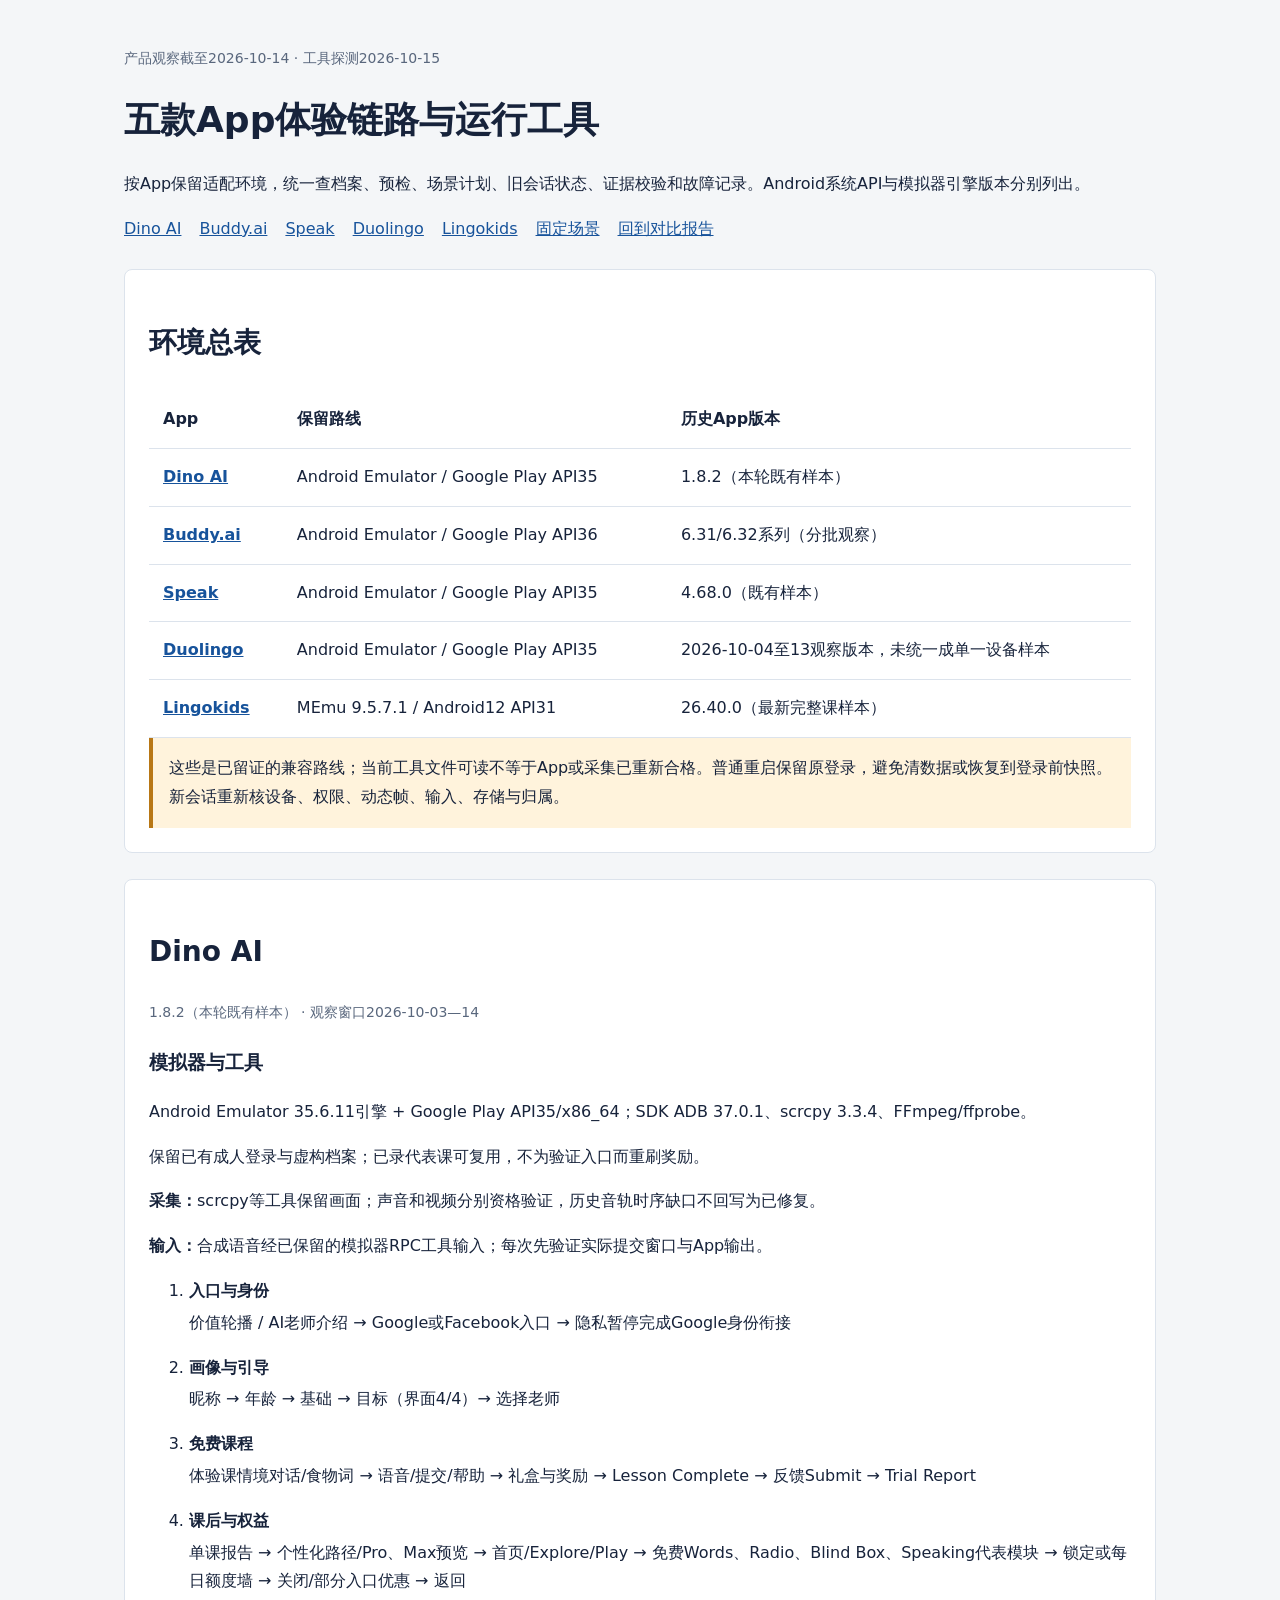
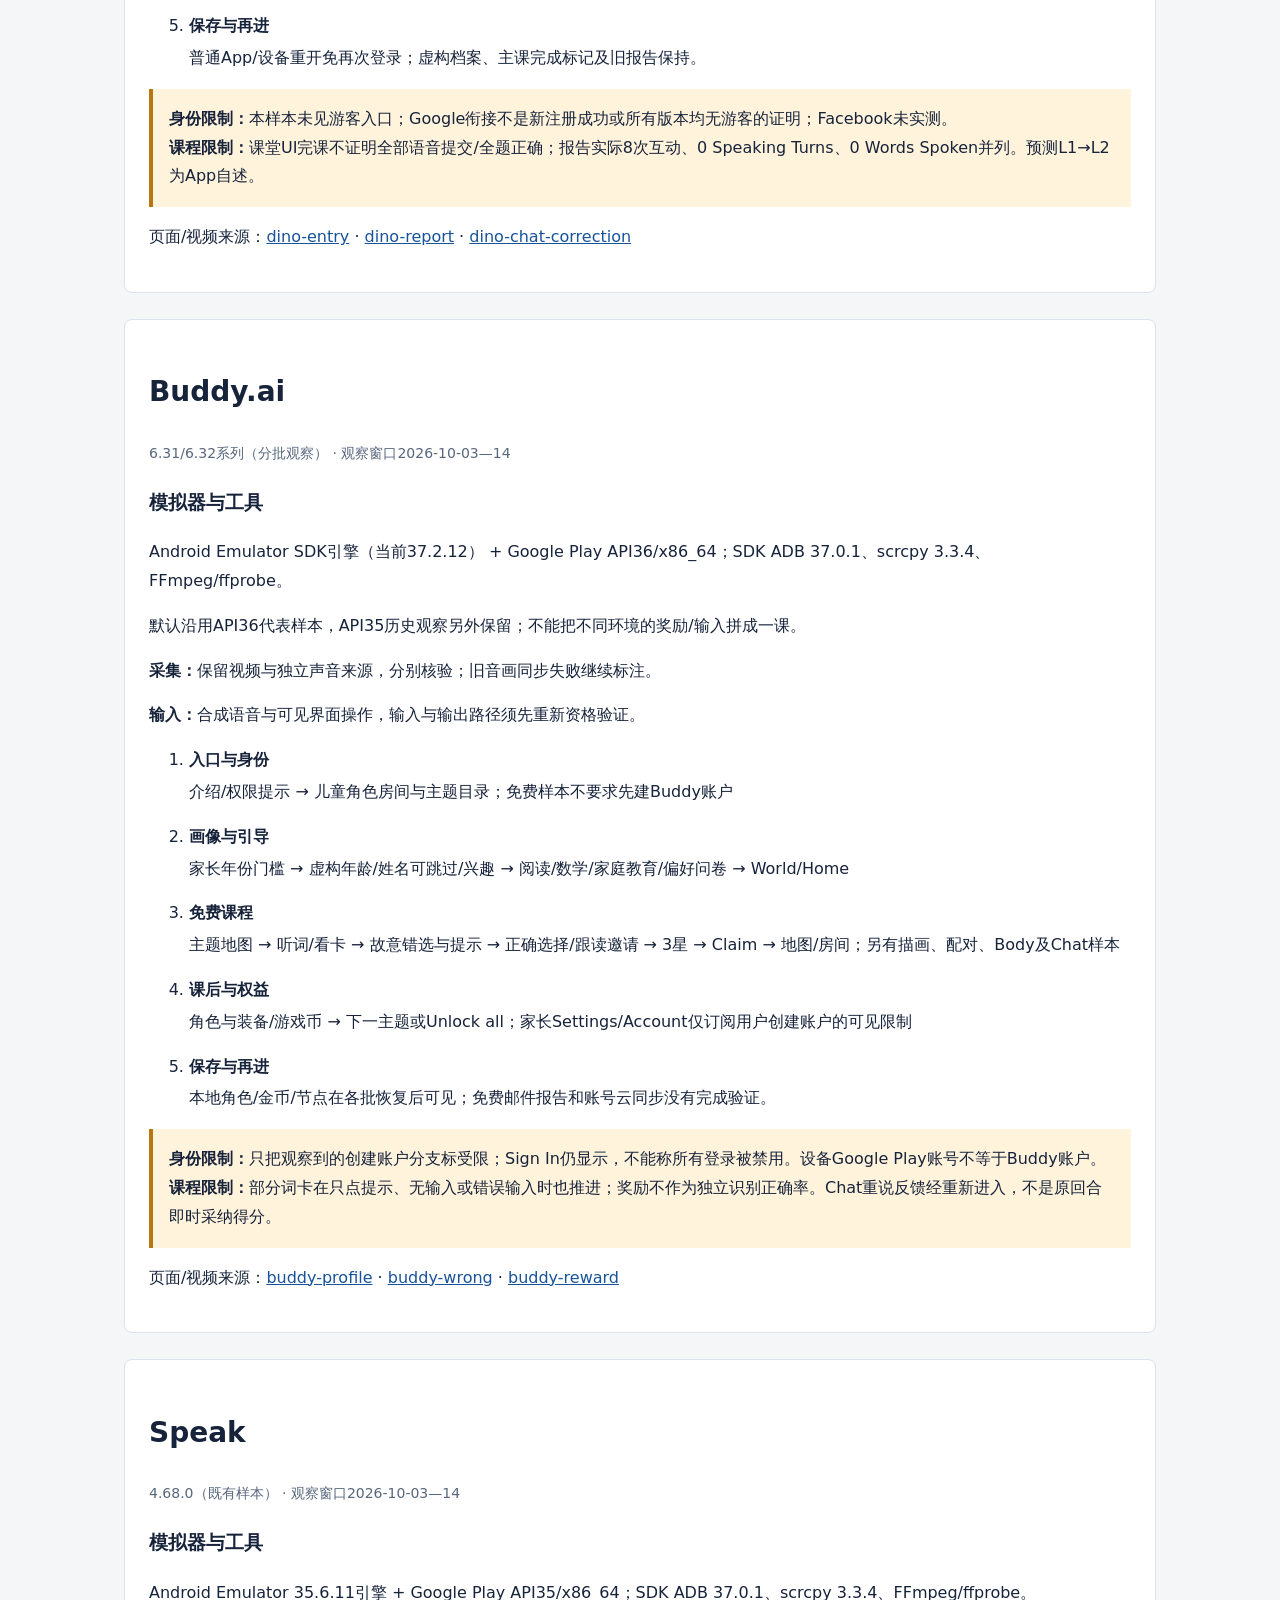
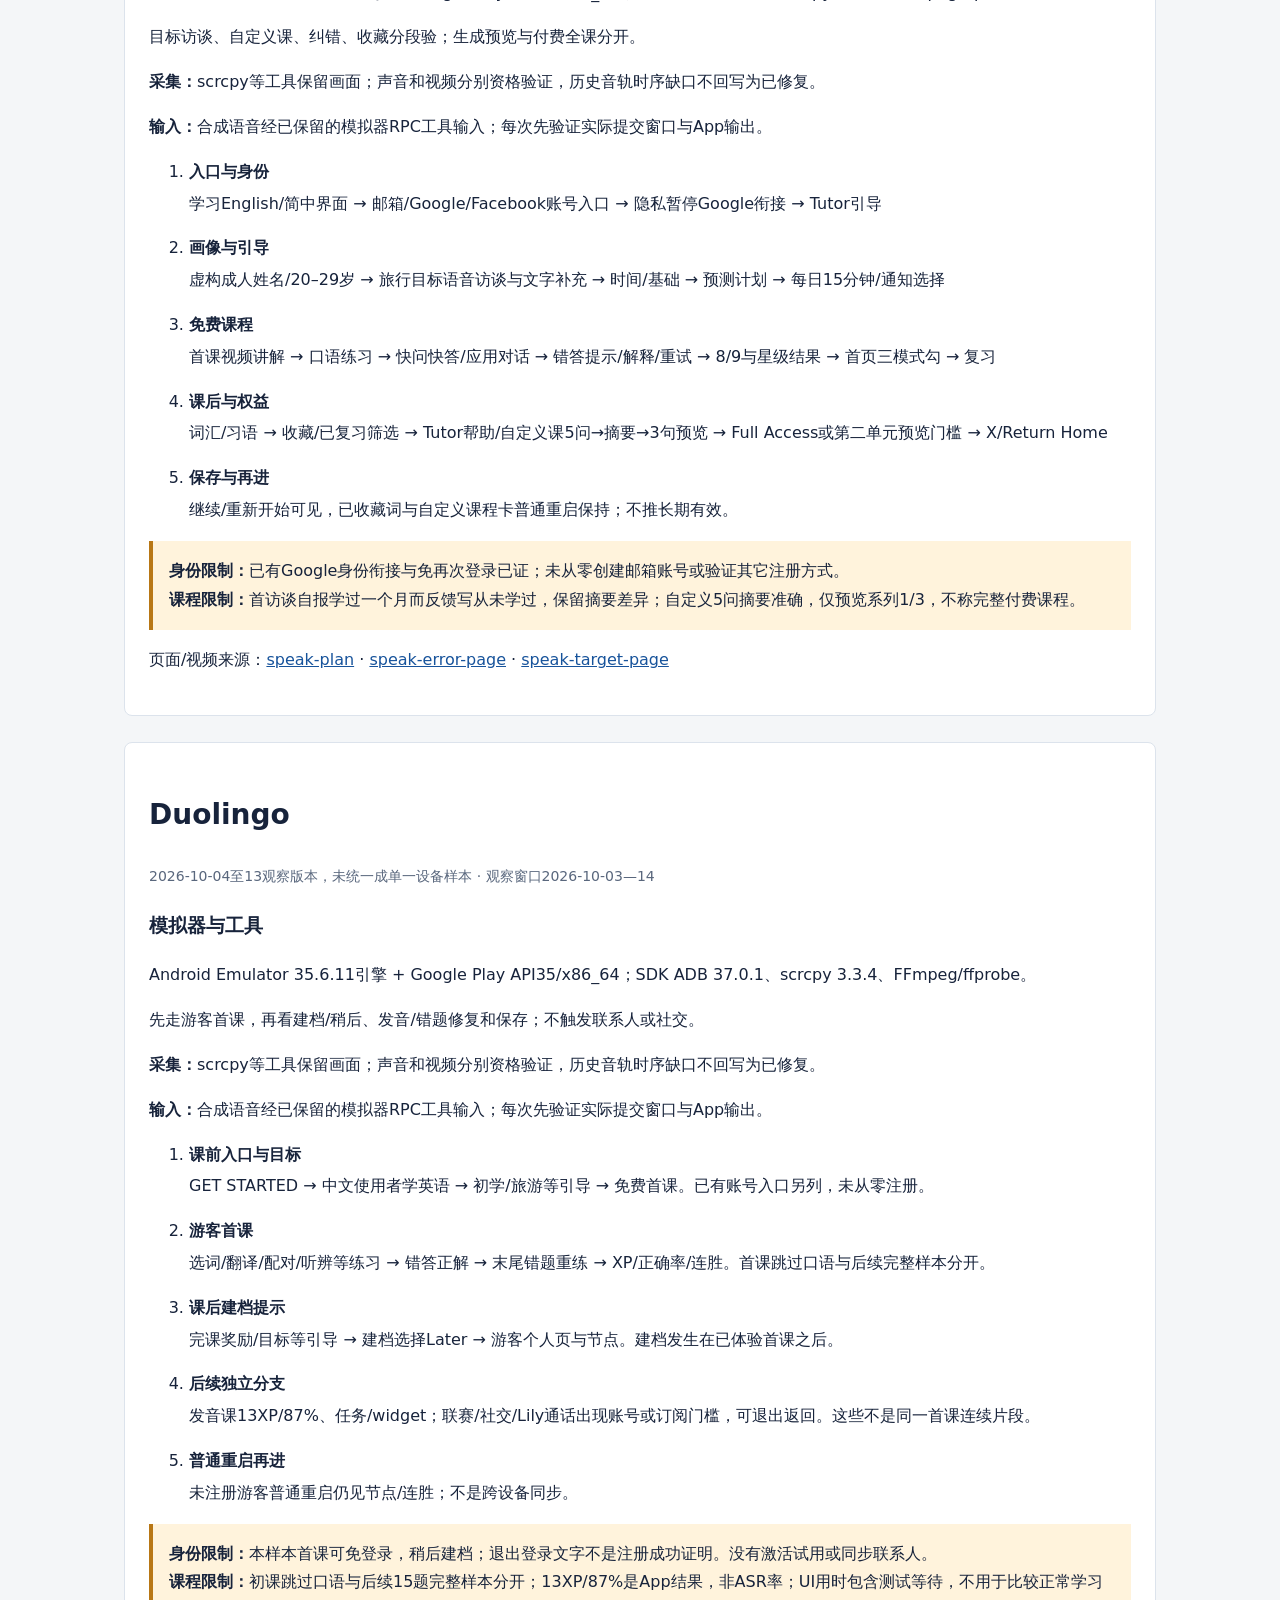
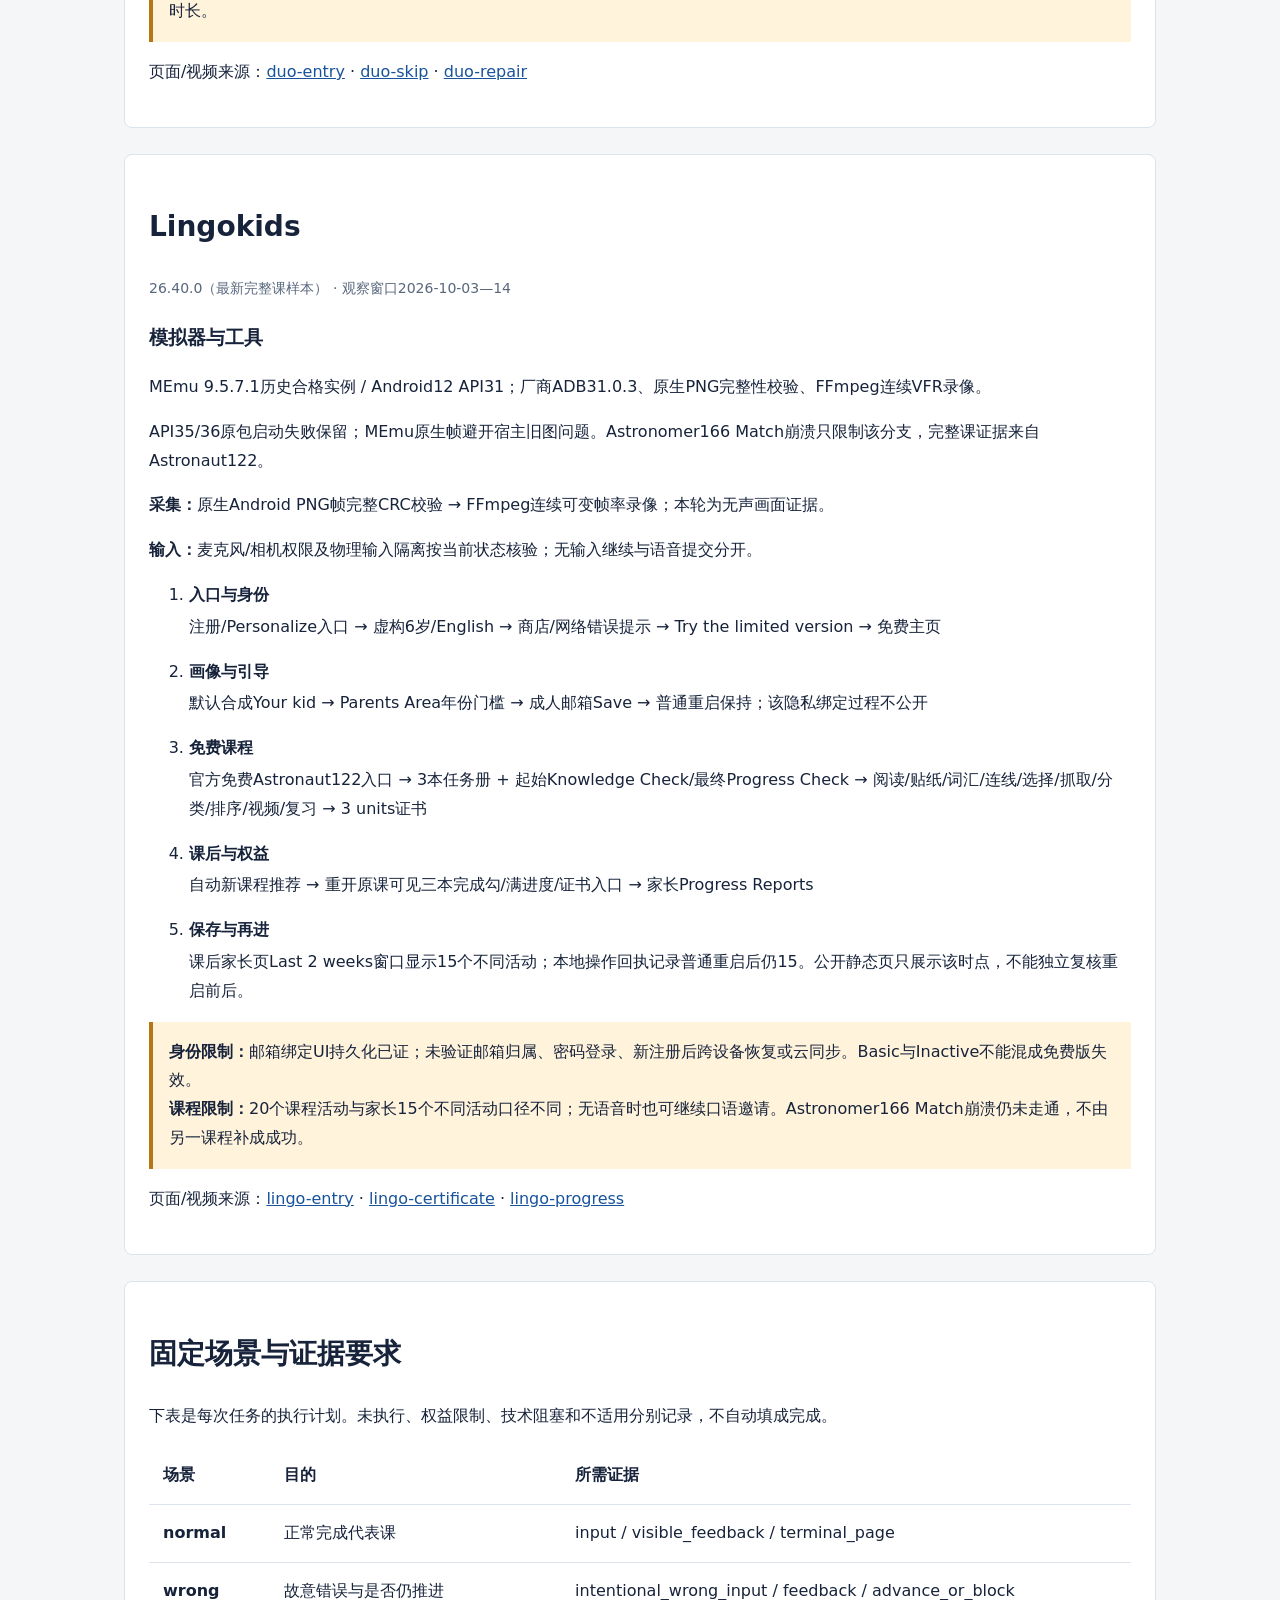
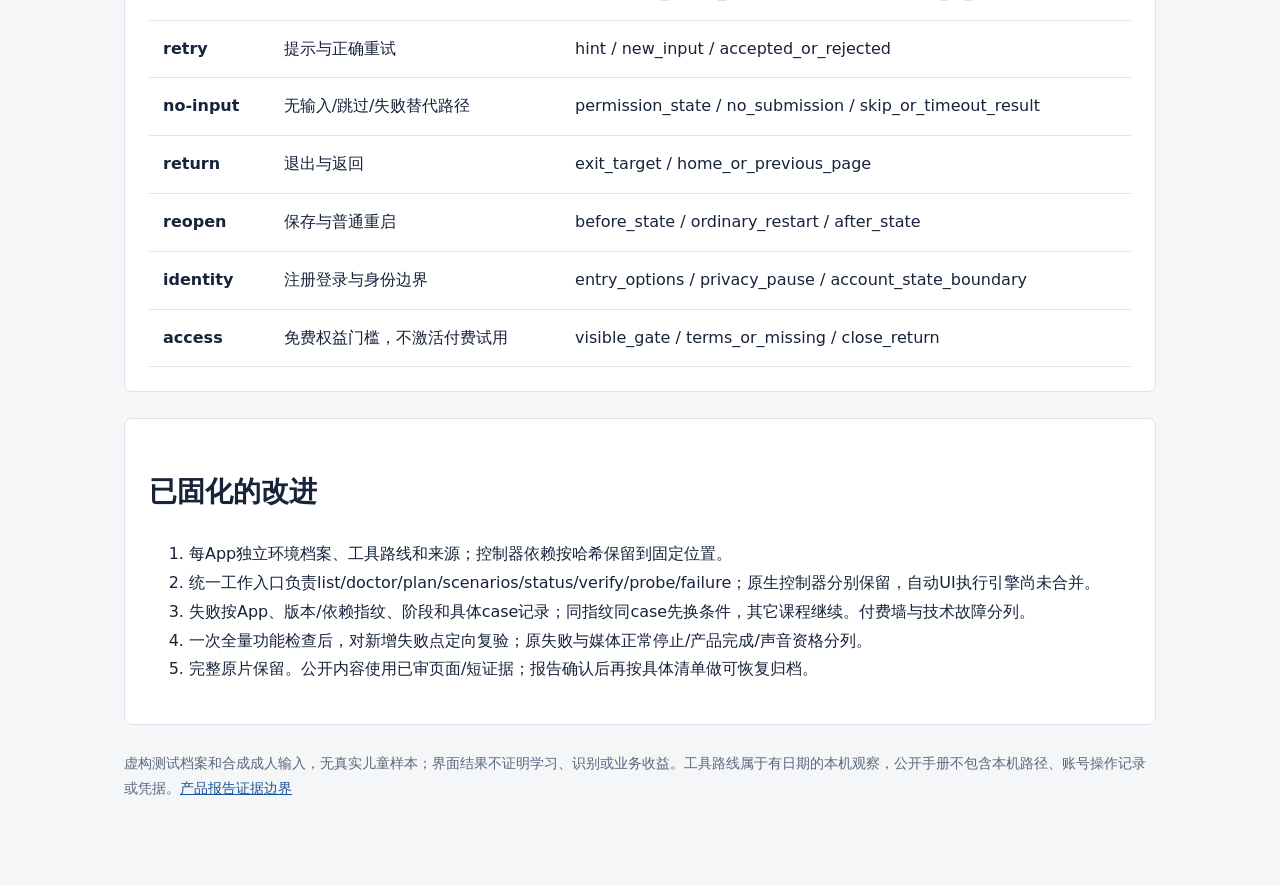
<file: app-workflow.html>
<!doctype html><html lang="zh-CN"><head><meta charset="utf-8"><meta name="viewport" content="width=device-width,initial-scale=1"><link rel="icon" href="favicon.svg"><meta http-equiv="Content-Security-Policy" content="default-src 'none'; style-src 'unsafe-inline'; img-src 'self'; base-uri 'none'; form-action 'none'"><title>五款App体验链路与运行工具</title><style>*{box-sizing:border-box}body{margin:0;background:#f4f6f8;color:#17233b;font:16px/1.8 system-ui,"Microsoft YaHei",sans-serif;overflow-wrap:anywhere}main{max-width:1080px;margin:auto;padding:32px 24px 70px}h1{line-height:1.4;font-size:36px}h2{font-size:28px}h3{font-size:19px}a{color:#17539b}nav{display:flex;flex-wrap:wrap;gap:18px}article,section{padding:24px;background:white;margin:26px 0;border:1px solid #dce3ec;border-radius:8px;scroll-margin-top:10px}.label{color:#59677d;font-size:14px}aside{padding:16px;background:#fff3dc;border-left:4px solid #b87715}li p{margin-top:3px}th,td{padding:14px;text-align:left;vertical-align:top;border-bottom:1px solid #dce3ec}table{border-collapse:collapse;width:100%}@media(max-width:700px){main{padding:20px 15px}h1{font-size:28px}article,section{padding:18px}table,tbody,tr,th,td{display:block;width:100%}thead{display:none}th{background:#eaf0f8}tr{margin-bottom:16px}}</style></head><body><main><header><p class="label">产品观察截至2026-10-14 · 工具探测2026-10-15</p><h1>五款App体验链路与运行工具</h1><p>按App保留适配环境，统一查档案、预检、场景计划、旧会话状态、证据校验和故障记录。Android系统API与模拟器引擎版本分别列出。</p><nav><a href="#dino">Dino AI</a><a href="#buddy">Buddy.ai</a><a href="#speak">Speak</a><a href="#duolingo">Duolingo</a><a href="#lingokids">Lingokids</a><a href="#scenarios">固定场景</a><a href="index.html">回到对比报告</a></nav></header><section><h2>环境总表</h2><table><thead><tr><th>App</th><th>保留路线</th><th>历史App版本</th></tr></thead><tbody><tr><th><a href="#dino">Dino AI</a></th><td>Android Emulator / Google Play API35</td><td>1.8.2（本轮既有样本）</td></tr><tr><th><a href="#buddy">Buddy.ai</a></th><td>Android Emulator / Google Play API36</td><td>6.31/6.32系列（分批观察）</td></tr><tr><th><a href="#speak">Speak</a></th><td>Android Emulator / Google Play API35</td><td>4.68.0（既有样本）</td></tr><tr><th><a href="#duolingo">Duolingo</a></th><td>Android Emulator / Google Play API35</td><td>2026-10-04至13观察版本，未统一成单一设备样本</td></tr><tr><th><a href="#lingokids">Lingokids</a></th><td>MEmu 9.5.7.1 / Android12 API31</td><td>26.40.0（最新完整课样本）</td></tr></tbody></table><aside>这些是已留证的兼容路线；当前工具文件可读不等于App或采集已重新合格。普通重启保留原登录，避免清数据或恢复到登录前快照。新会话重新核设备、权限、动态帧、输入、存储与归属。</aside></section><article class="app" id="dino"><h2>Dino AI</h2><p class="label">1.8.2（本轮既有样本） · 观察窗口2026-10-03—14</p><h3>模拟器与工具</h3><p>Android Emulator 35.6.11引擎 + Google Play API35/x86_64；SDK ADB 37.0.1、scrcpy 3.3.4、FFmpeg/ffprobe。</p><p>保留已有成人登录与虚构档案；已录代表课可复用，不为验证入口而重刷奖励。</p><p><strong>采集：</strong>scrcpy等工具保留画面；声音和视频分别资格验证，历史音轨时序缺口不回写为已修复。</p><p><strong>输入：</strong>合成语音经已保留的模拟器RPC工具输入；每次先验证实际提交窗口与App输出。</p><ol><li><strong>入口与身份</strong><p>价值轮播 / AI老师介绍 → Google或Facebook入口 → 隐私暂停完成Google身份衔接</p></li><li><strong>画像与引导</strong><p>昵称 → 年龄 → 基础 → 目标（界面4/4）→ 选择老师</p></li><li><strong>免费课程</strong><p>体验课情境对话/食物词 → 语音/提交/帮助 → 礼盒与奖励 → Lesson Complete → 反馈Submit → Trial Report</p></li><li><strong>课后与权益</strong><p>单课报告 → 个性化路径/Pro、Max预览 → 首页/Explore/Play → 免费Words、Radio、Blind Box、Speaking代表模块 → 锁定或每日额度墙 → 关闭/部分入口优惠 → 返回</p></li><li><strong>保存与再进</strong><p>普通App/设备重开免再次登录；虚构档案、主课完成标记及旧报告保持。</p></li></ol><aside><strong>身份限制：</strong>本样本未见游客入口；Google衔接不是新注册成功或所有版本均无游客的证明；Facebook未实测。<br><strong>课程限制：</strong>课堂UI完课不证明全部语音提交/全题正确；报告实际8次互动、0 Speaking Turns、0 Words Spoken并列。预测L1→L2为App自述。</aside><p>页面/视频来源：<a href="index.html#ev-dino-entry">dino-entry</a> · <a href="index.html#ev-dino-report">dino-report</a> · <a href="index.html#ev-dino-chat-correction">dino-chat-correction</a></p></article><article class="app" id="buddy"><h2>Buddy.ai</h2><p class="label">6.31/6.32系列（分批观察） · 观察窗口2026-10-03—14</p><h3>模拟器与工具</h3><p>Android Emulator SDK引擎（当前37.2.12） + Google Play API36/x86_64；SDK ADB 37.0.1、scrcpy 3.3.4、FFmpeg/ffprobe。</p><p>默认沿用API36代表样本，API35历史观察另外保留；不能把不同环境的奖励/输入拼成一课。</p><p><strong>采集：</strong>保留视频与独立声音来源，分别核验；旧音画同步失败继续标注。</p><p><strong>输入：</strong>合成语音与可见界面操作，输入与输出路径须先重新资格验证。</p><ol><li><strong>入口与身份</strong><p>介绍/权限提示 → 儿童角色房间与主题目录；免费样本不要求先建Buddy账户</p></li><li><strong>画像与引导</strong><p>家长年份门槛 → 虚构年龄/姓名可跳过/兴趣 → 阅读/数学/家庭教育/偏好问卷 → World/Home</p></li><li><strong>免费课程</strong><p>主题地图 → 听词/看卡 → 故意错选与提示 → 正确选择/跟读邀请 → 3星 → Claim → 地图/房间；另有描画、配对、Body及Chat样本</p></li><li><strong>课后与权益</strong><p>角色与装备/游戏币 → 下一主题或Unlock all；家长Settings/Account仅订阅用户创建账户的可见限制</p></li><li><strong>保存与再进</strong><p>本地角色/金币/节点在各批恢复后可见；免费邮件报告和账号云同步没有完成验证。</p></li></ol><aside><strong>身份限制：</strong>只把观察到的创建账户分支标受限；Sign In仍显示，不能称所有登录被禁用。设备Google Play账号不等于Buddy账户。<br><strong>课程限制：</strong>部分词卡在只点提示、无输入或错误输入时也推进；奖励不作为独立识别正确率。Chat重说反馈经重新进入，不是原回合即时采纳得分。</aside><p>页面/视频来源：<a href="index.html#ev-buddy-profile">buddy-profile</a> · <a href="index.html#ev-buddy-wrong">buddy-wrong</a> · <a href="index.html#ev-buddy-reward">buddy-reward</a></p></article><article class="app" id="speak"><h2>Speak</h2><p class="label">4.68.0（既有样本） · 观察窗口2026-10-03—14</p><h3>模拟器与工具</h3><p>Android Emulator 35.6.11引擎 + Google Play API35/x86_64；SDK ADB 37.0.1、scrcpy 3.3.4、FFmpeg/ffprobe。</p><p>目标访谈、自定义课、纠错、收藏分段验；生成预览与付费全课分开。</p><p><strong>采集：</strong>scrcpy等工具保留画面；声音和视频分别资格验证，历史音轨时序缺口不回写为已修复。</p><p><strong>输入：</strong>合成语音经已保留的模拟器RPC工具输入；每次先验证实际提交窗口与App输出。</p><ol><li><strong>入口与身份</strong><p>学习English/简中界面 → 邮箱/Google/Facebook账号入口 → 隐私暂停Google衔接 → Tutor引导</p></li><li><strong>画像与引导</strong><p>虚构成人姓名/20–29岁 → 旅行目标语音访谈与文字补充 → 时间/基础 → 预测计划 → 每日15分钟/通知选择</p></li><li><strong>免费课程</strong><p>首课视频讲解 → 口语练习 → 快问快答/应用对话 → 错答提示/解释/重试 → 8/9与星级结果 → 首页三模式勾 → 复习</p></li><li><strong>课后与权益</strong><p>词汇/习语 → 收藏/已复习筛选 → Tutor帮助/自定义课5问→摘要→3句预览 → Full Access或第二单元预览门槛 → X/Return Home</p></li><li><strong>保存与再进</strong><p>继续/重新开始可见，已收藏词与自定义课程卡普通重启保持；不推长期有效。</p></li></ol><aside><strong>身份限制：</strong>已有Google身份衔接与免再次登录已证；未从零创建邮箱账号或验证其它注册方式。<br><strong>课程限制：</strong>首访谈自报学过一个月而反馈写从未学过，保留摘要差异；自定义5问摘要准确，仅预览系列1/3，不称完整付费课程。</aside><p>页面/视频来源：<a href="index.html#ev-speak-plan">speak-plan</a> · <a href="index.html#ev-speak-error-page">speak-error-page</a> · <a href="index.html#ev-speak-target-page">speak-target-page</a></p></article><article class="app" id="duolingo"><h2>Duolingo</h2><p class="label">2026-10-04至13观察版本，未统一成单一设备样本 · 观察窗口2026-10-03—14</p><h3>模拟器与工具</h3><p>Android Emulator 35.6.11引擎 + Google Play API35/x86_64；SDK ADB 37.0.1、scrcpy 3.3.4、FFmpeg/ffprobe。</p><p>先走游客首课，再看建档/稍后、发音/错题修复和保存；不触发联系人或社交。</p><p><strong>采集：</strong>scrcpy等工具保留画面；声音和视频分别资格验证，历史音轨时序缺口不回写为已修复。</p><p><strong>输入：</strong>合成语音经已保留的模拟器RPC工具输入；每次先验证实际提交窗口与App输出。</p><ol><li><strong>课前入口与目标</strong><p>GET STARTED → 中文使用者学英语 → 初学/旅游等引导 → 免费首课。已有账号入口另列，未从零注册。</p></li><li><strong>游客首课</strong><p>选词/翻译/配对/听辨等练习 → 错答正解 → 末尾错题重练 → XP/正确率/连胜。首课跳过口语与后续完整样本分开。</p></li><li><strong>课后建档提示</strong><p>完课奖励/目标等引导 → 建档选择Later → 游客个人页与节点。建档发生在已体验首课之后。</p></li><li><strong>后续独立分支</strong><p>发音课13XP/87%、任务/widget；联赛/社交/Lily通话出现账号或订阅门槛，可退出返回。这些不是同一首课连续片段。</p></li><li><strong>普通重启再进</strong><p>未注册游客普通重启仍见节点/连胜；不是跨设备同步。</p></li></ol><aside><strong>身份限制：</strong>本样本首课可免登录，稍后建档；退出登录文字不是注册成功证明。没有激活试用或同步联系人。<br><strong>课程限制：</strong>初课跳过口语与后续15题完整样本分开；13XP/87%是App结果，非ASR率；UI用时包含测试等待，不用于比较正常学习时长。</aside><p>页面/视频来源：<a href="index.html#ev-duo-entry">duo-entry</a> · <a href="index.html#ev-duo-skip">duo-skip</a> · <a href="index.html#ev-duo-repair">duo-repair</a></p></article><article class="app" id="lingokids"><h2>Lingokids</h2><p class="label">26.40.0（最新完整课样本） · 观察窗口2026-10-03—14</p><h3>模拟器与工具</h3><p>MEmu 9.5.7.1历史合格实例 / Android12 API31；厂商ADB31.0.3、原生PNG完整性校验、FFmpeg连续VFR录像。</p><p>API35/36原包启动失败保留；MEmu原生帧避开宿主旧图问题。Astronomer166 Match崩溃只限制该分支，完整课证据来自Astronaut122。</p><p><strong>采集：</strong>原生Android PNG帧完整CRC校验 → FFmpeg连续可变帧率录像；本轮为无声画面证据。</p><p><strong>输入：</strong>麦克风/相机权限及物理输入隔离按当前状态核验；无输入继续与语音提交分开。</p><ol><li><strong>入口与身份</strong><p>注册/Personalize入口 → 虚构6岁/English → 商店/网络错误提示 → Try the limited version → 免费主页</p></li><li><strong>画像与引导</strong><p>默认合成Your kid → Parents Area年份门槛 → 成人邮箱Save → 普通重启保持；该隐私绑定过程不公开</p></li><li><strong>免费课程</strong><p>官方免费Astronaut122入口 → 3本任务册 + 起始Knowledge Check/最终Progress Check → 阅读/贴纸/词汇/连线/选择/抓取/分类/排序/视频/复习 → 3 units证书</p></li><li><strong>课后与权益</strong><p>自动新课程推荐 → 重开原课可见三本完成勾/满进度/证书入口 → 家长Progress Reports</p></li><li><strong>保存与再进</strong><p>课后家长页Last 2 weeks窗口显示15个不同活动；本地操作回执记录普通重启后仍15。公开静态页只展示该时点，不能独立复核重启前后。</p></li></ol><aside><strong>身份限制：</strong>邮箱绑定UI持久化已证；未验证邮箱归属、密码登录、新注册后跨设备恢复或云同步。Basic与Inactive不能混成免费版失效。<br><strong>课程限制：</strong>20个课程活动与家长15个不同活动口径不同；无语音时也可继续口语邀请。Astronomer166 Match崩溃仍未走通，不由另一课程补成成功。</aside><p>页面/视频来源：<a href="index.html#ev-lingo-entry">lingo-entry</a> · <a href="index.html#ev-lingo-certificate">lingo-certificate</a> · <a href="index.html#ev-lingo-progress">lingo-progress</a></p></article><section id="scenarios"><h2>固定场景与证据要求</h2><p>下表是每次任务的执行计划。未执行、权益限制、技术阻塞和不适用分别记录，不自动填成完成。</p><table><thead><tr><th>场景</th><th>目的</th><th>所需证据</th></tr></thead><tbody><tr><th>normal</th><td>正常完成代表课</td><td>input / visible_feedback / terminal_page</td></tr><tr><th>wrong</th><td>故意错误与是否仍推进</td><td>intentional_wrong_input / feedback / advance_or_block</td></tr><tr><th>retry</th><td>提示与正确重试</td><td>hint / new_input / accepted_or_rejected</td></tr><tr><th>no-input</th><td>无输入/跳过/失败替代路径</td><td>permission_state / no_submission / skip_or_timeout_result</td></tr><tr><th>return</th><td>退出与返回</td><td>exit_target / home_or_previous_page</td></tr><tr><th>reopen</th><td>保存与普通重启</td><td>before_state / ordinary_restart / after_state</td></tr><tr><th>identity</th><td>注册登录与身份边界</td><td>entry_options / privacy_pause / account_state_boundary</td></tr><tr><th>access</th><td>免费权益门槛，不激活付费试用</td><td>visible_gate / terms_or_missing / close_return</td></tr></tbody></table></section><section id="improvements"><h2>已固化的改进</h2><ol><li>每App独立环境档案、工具路线和来源；控制器依赖按哈希保留到固定位置。</li><li>统一工作入口负责list/doctor/plan/scenarios/status/verify/probe/failure；原生控制器分别保留，自动UI执行引擎尚未合并。</li><li>失败按App、版本/依赖指纹、阶段和具体case记录；同指纹同case先换条件，其它课程继续。付费墙与技术故障分列。</li><li>一次全量功能检查后，对新增失败点定向复验；原失败与媒体正常停止/产品完成/声音资格分列。</li><li>完整原片保留。公开内容使用已审页面/短证据；报告确认后再按具体清单做可恢复归档。</li></ol></section><footer><p class="label">虚构测试档案和合成成人输入，无真实儿童样本；界面结果不证明学习、识别或业务收益。工具路线属于有日期的本机观察，公开手册不包含本机路径、账号操作记录或凭据。<a href="index.html#limits">产品报告证据边界</a></p></footer></main></body></html>
</file>
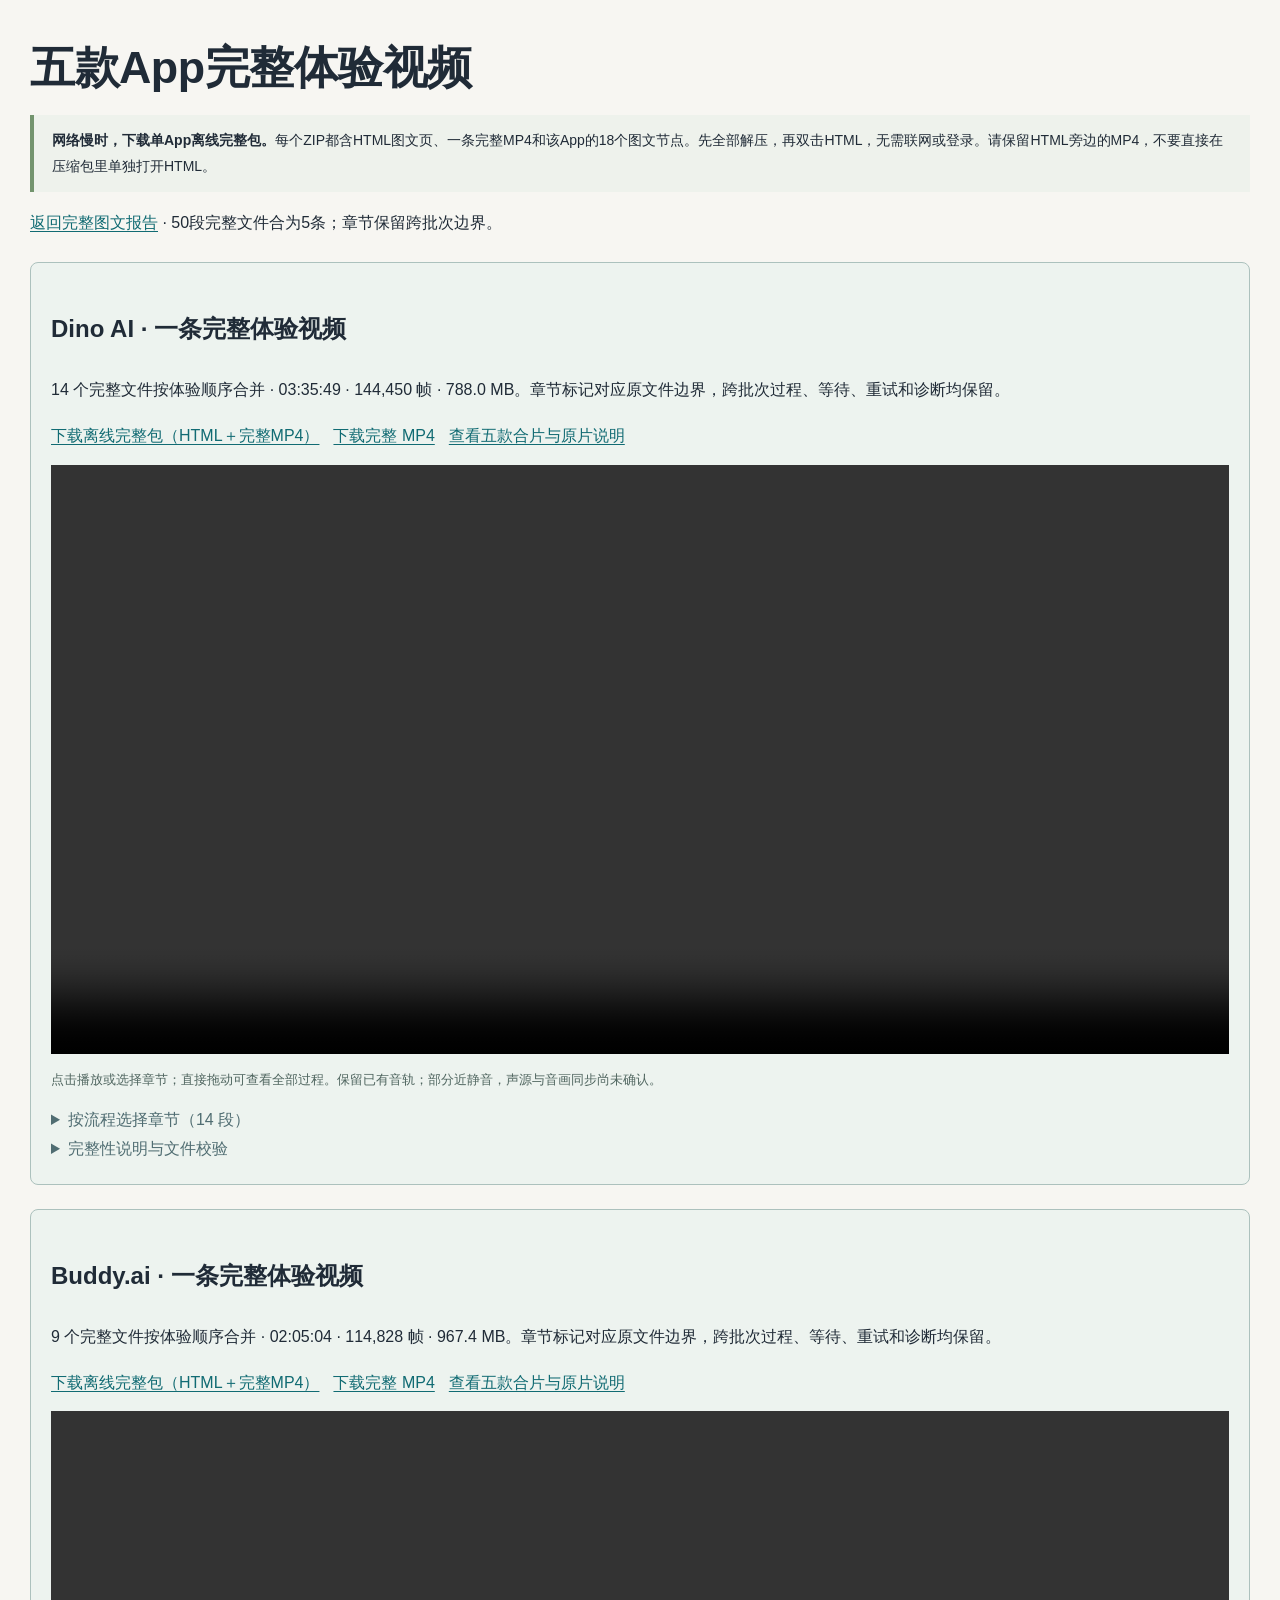
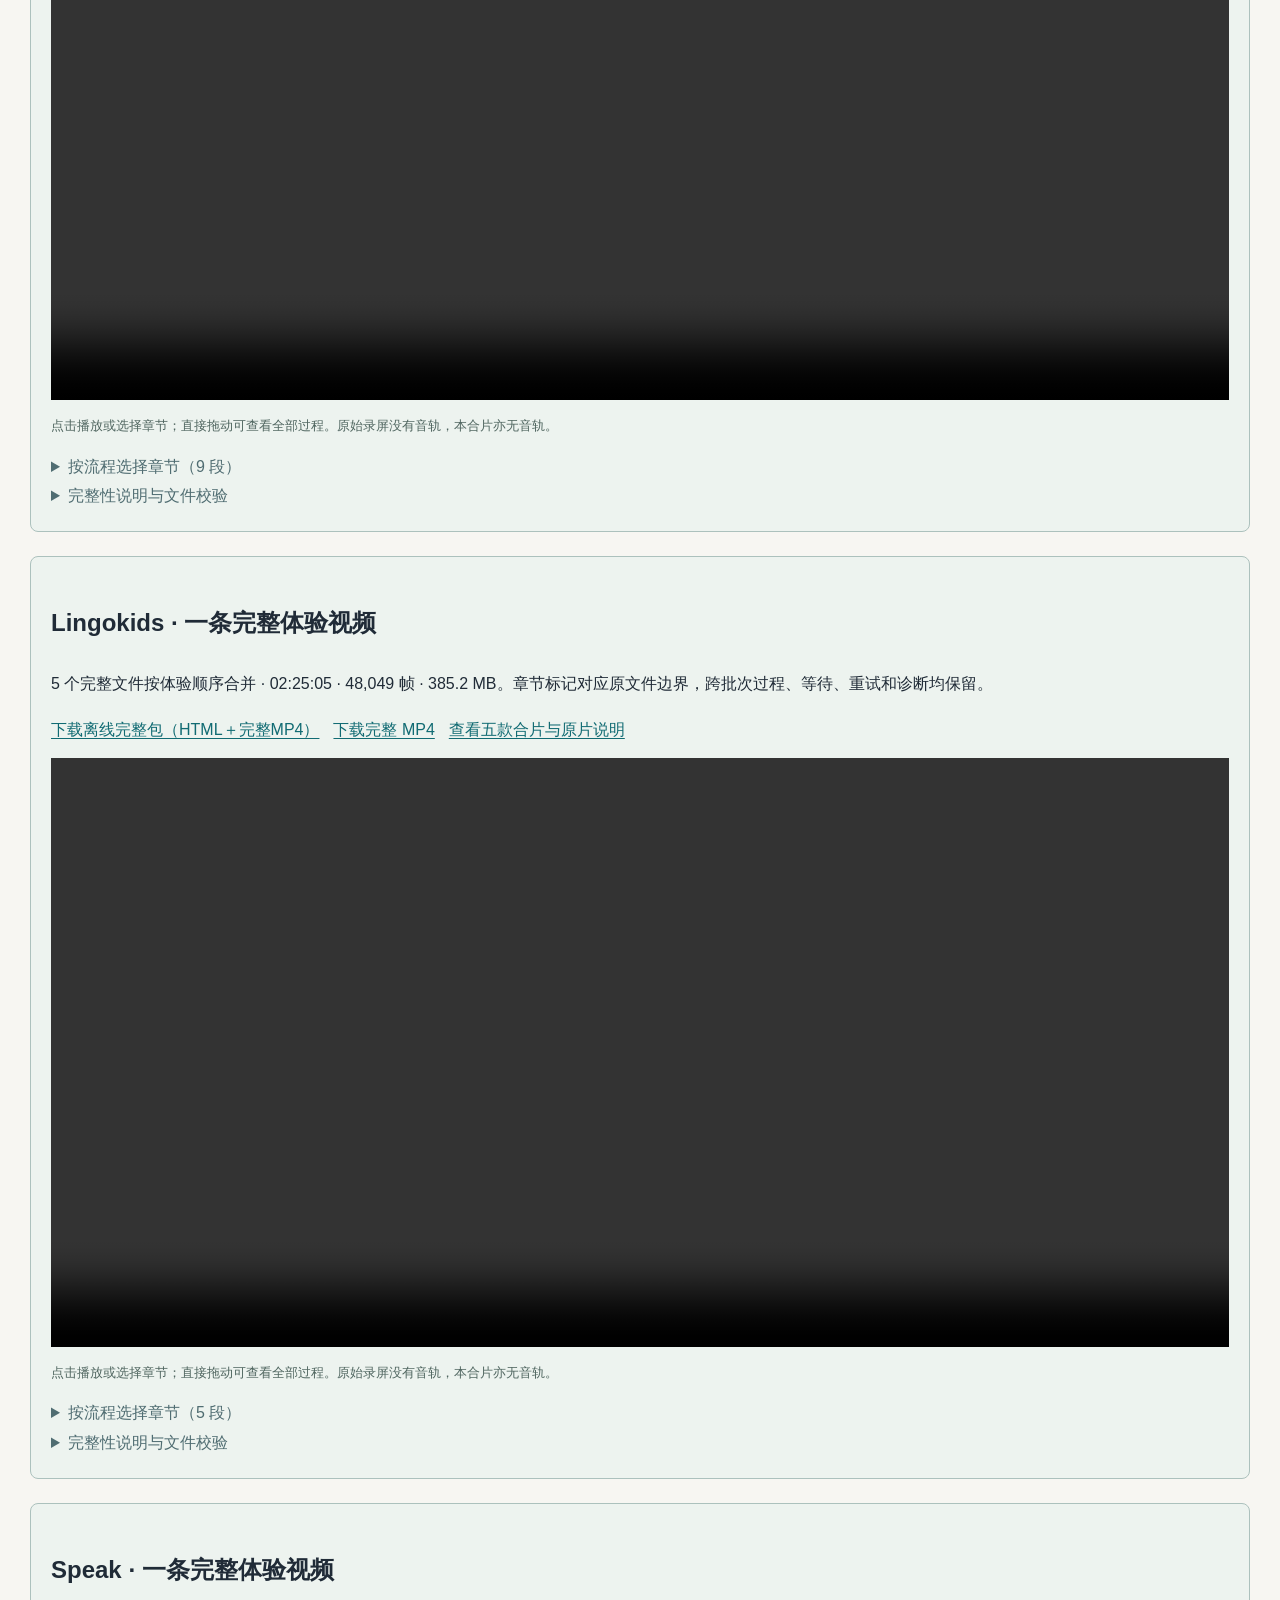
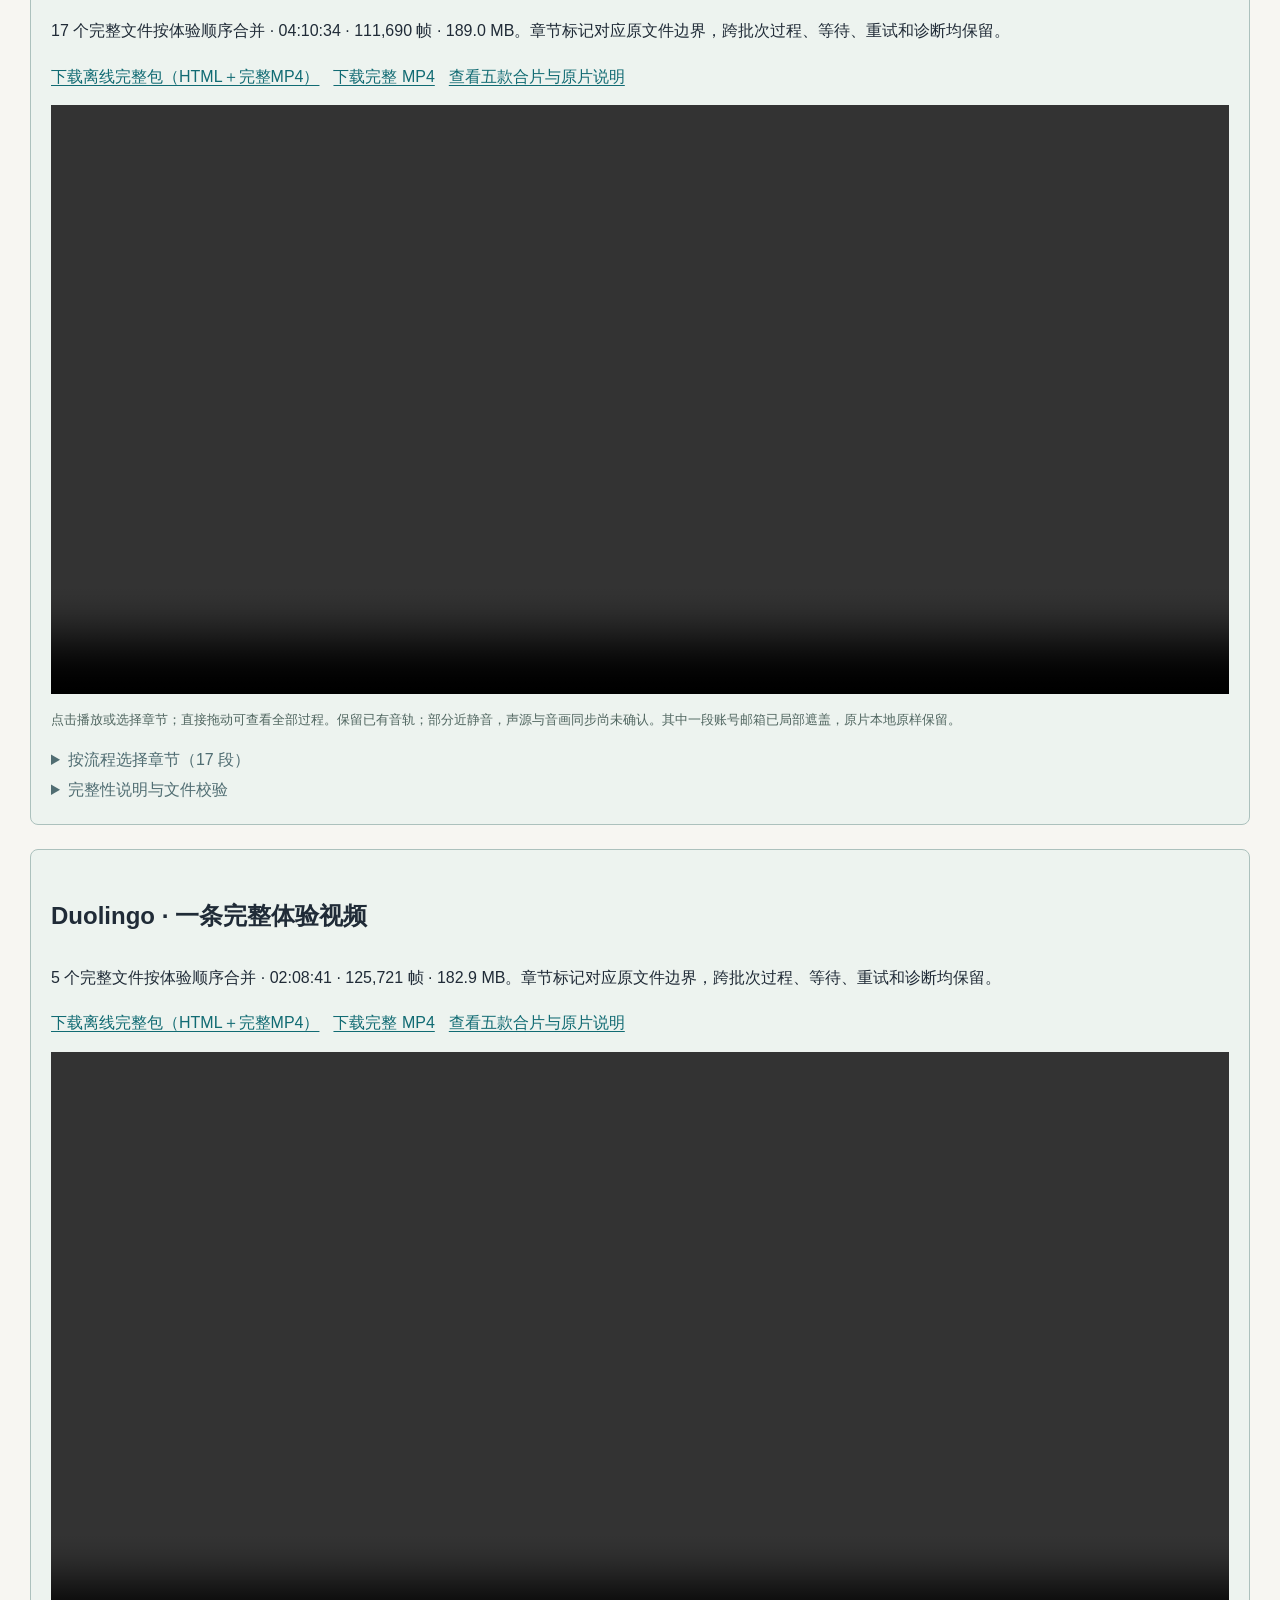
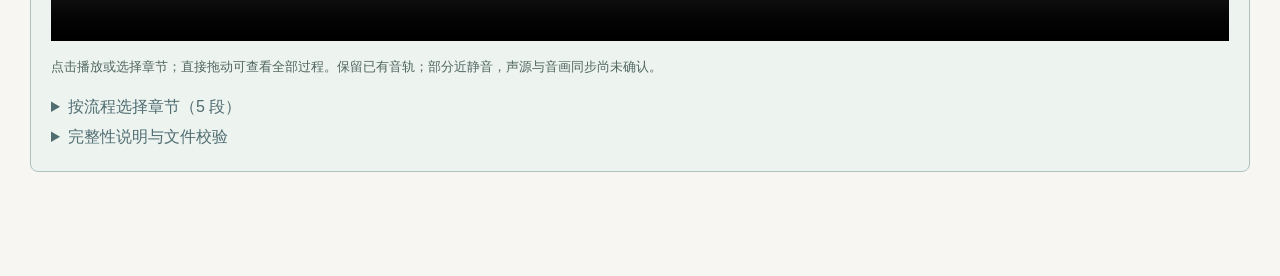
<file: full-recordings.html>
<!DOCTYPE html>

<html lang="zh-CN"><head><meta charset="utf-8"/><meta content="width=device-width,initial-scale=1" name="viewport"/><title>五款App完整视频</title><style>*{box-sizing:border-box}html{scroll-behavior:smooth;scroll-padding-top:116px}body{margin:0;background:#f7f6f2;color:#202b37;font:16px/1.85 "Microsoft YaHei","PingFang SC",sans-serif;overflow-wrap:anywhere}a{color:#116b73;text-underline-offset:3px}main{max-width:1376px;margin:auto;padding:26px 30px 80px}h1{font-size:clamp(28px,3.5vw,46px);line-height:1.4;margin:10px 0 16px;letter-spacing:-.5px}h2{font-size:30px;line-height:1.5}h3{font-size:24px}h4{font-size:20px;line-height:1.6;margin:10px 0}.eyebrow,.muted,small{color:#60707c}.eyebrow{font-size:13px;font-weight:700;letter-spacing:.07em}.lead{padding:12px 0 26px;border-bottom:3px solid #263b41}.lead p{max-width:1050px}.nav-shell{position:sticky;top:0;z-index:20;background:#f7f6f2f5;border-bottom:1px solid #cdd7d7;padding:12px 0;backdrop-filter:blur(12px)}nav{display:flex;flex-wrap:wrap;gap:8px 18px;align-items:center}nav a{font-weight:700;text-decoration:none}.mode{display:flex;gap:7px;margin-left:auto}button{font:inherit;font-size:13px;border:1px solid #8caaaa;border-radius:4px;padding:6px 12px;background:white;color:#25484d;cursor:pointer}button[aria-pressed=true]{background:#1b6369;border-color:#1b6369;color:white}.intro{padding:16px 0 4px}.intro li{margin:6px 0}.notice{padding:13px 18px;background:#eef2ec;border-left:4px solid #73946e;font-size:14px}.chapter{padding-top:42px;margin-top:18px;border-top:1px solid #cdd7d7}.chapter-head{display:flex;gap:20px;align-items:baseline;flex-wrap:wrap}.chapter-no{font:600 26px Georgia,serif;color:#829b9b}.chapter-head h2{margin:12px 0}.tag{display:inline-block;background:#e5eeee;color:#31585c;border-radius:3px;padding:2px 8px;font-size:12px;font-weight:700}.facts{display:grid;grid-template-columns:1fr 1fr;gap:14px}.fact{background:#eef1f0;padding:14px 18px;font-size:14px}.fact strong{display:block}.steps{display:grid;grid-template-columns:1fr 1fr;gap:20px;margin-top:26px}.step{border:1px solid #d6dddd;background:white;border-radius:7px;overflow:hidden;scroll-margin-top:110px}.step-copy{padding:18px 22px 8px}.step-copy p{margin-top:6px;font-size:15px}.visuals{padding:0 18px 18px}.screens{display:grid;grid-template-columns:repeat(2,minmax(0,1fr));gap:14px}.screens.single{grid-template-columns:1fr}.shot{margin:0;min-width:0;background:#f0f2f2;border:1px solid #e0e5e4;border-radius:4px;overflow:hidden}.shot a.image-link{display:block;padding:8px;cursor:zoom-in}.shot img{display:block;max-width:100%;width:100%;height:auto;object-fit:contain;margin:auto}.shot.portrait img{max-height:520px}.shot.landscape img{min-height:120px}.shot figcaption{padding:8px 12px 12px;font-size:12px;line-height:1.7}.shot figcaption strong{font-weight:600}.shot details{margin-top:6px}summary{cursor:pointer;color:#506d72}.shot details p{font-size:11px}.video-card{background:#eef1f2;border:1px solid #d7dfdf;border-radius:5px;margin:14px 0 0;overflow:hidden}.video-card video{display:block;width:100%;max-height:560px;background:#10181b}.video-copy{padding:10px 14px;font-size:13px}.video-copy p{margin:5px 0}.module{margin:26px 0;padding:22px;border:1px solid #cdd7d7;background:white;border-radius:7px;scroll-margin-top:110px}.module h3{margin:5px 0 10px}.pair{display:grid;grid-template-columns:1fr 1fr;gap:22px;align-items:start}.case{min-width:0}.case-head{padding-bottom:10px;border-bottom:3px solid #3e7b81}.case-head.dino{border-color:#bd7939}.case h4{margin-top:6px}.case .visuals{padding:0}.case p{font-size:15px}.analysis{padding:16px 20px;margin-top:20px;background:#f2f3ee}.analysis p{margin:6px 0;font-size:14px}.module-alternates{margin-top:18px}.module-alternates>summary{padding:12px 0;font-weight:700}.alternate-grid{display:grid;grid-template-columns:1fr 1fr;gap:22px}.backlinks{font-size:13px;margin:12px 0}.opportunities{display:grid;grid-template-columns:1fr 1fr;gap:18px}.opportunity{padding:20px;background:white;border:1px solid #d7dfdf;border-radius:5px;scroll-margin-top:110px}.opportunity h3{font-size:19px}.opportunity p{font-size:14px}.workflow{display:grid;grid-template-columns:repeat(3,1fr);gap:15px}.workflow article{padding:18px;background:#eef1f0}.workflow p{font-size:14px}.sources{font-size:14px}.text-mode .visuals,.text-mode .video-card,.text-mode .media-index{display:none}.text-mode .steps{display:block}.text-mode .step{margin-bottom:16px}.text-mode .pair{gap:32px}.text-mode .shot{display:none}footer{font-size:12px;color:#60707c;border-top:1px solid #cdd7d7;margin-top:40px;padding-top:18px}.media-index .screens{grid-template-columns:repeat(4,1fr)}
@media(max-width:820px){main{padding:20px 15px 52px}.nav-shell{padding:10px 0}nav{gap:7px 12px;font-size:13px}.mode{margin-left:0;width:100%}.steps,.pair,.facts,.opportunities,.alternate-grid,.workflow{grid-template-columns:1fr}.chapter{padding-top:26px}.chapter h2{font-size:26px}.step-copy{padding:16px 16px 6px}.visuals{padding:0 12px 14px}.screens{gap:10px}.screens:has(.portrait){grid-template-columns:1fr}.shot.portrait img{max-height:720px}.module{padding:16px}.case+.case{margin-top:10px}.media-index .screens{grid-template-columns:1fr 1fr}.video-card video{max-height:650px}.chapter-no{font-size:22px}html{scroll-padding-top:148px}}
@media print{.nav-shell,.video-card{display:none}.step,.module,.opportunity{break-inside:avoid}.steps,.pair{display:block}a{color:inherit}}
.shot,.video-card{position:relative}.source-anchor{position:absolute;top:0;left:0;width:1px;height:1px;pointer-events:none;scroll-margin-top:140px}.steps{align-items:start}.complete-recording{margin:24px 0;padding:20px;border:1px solid #acc1bd;background:#edf3ef;border-radius:8px}.complete-recording video{display:block;width:100%;max-height:70vh;background:#10181b;margin:14px 0}.recording-actions{display:flex;gap:14px;flex-wrap:wrap}.recording-chapters{display:grid;grid-template-columns:1fr 1fr;gap:8px 16px;padding-left:24px}.recording-chapters li{font-size:13px}.recording-chapters button{text-align:left;border:0;background:transparent;color:#116b73;padding:4px 0;text-decoration:underline;text-underline-offset:3px}.recording-chapters small{display:block}.complete-table{overflow-x:auto}.complete-table table{width:100%;border-collapse:collapse;font-size:14px}.complete-table td,.complete-table th{padding:12px;vertical-align:top;text-align:left;border:1px solid #cad8d3}.complete-table th{background:#e7eeea}.text-mode .complete-media{display:none}.download-note{font-size:13px;color:#506660}@media(max-width:820px){.recording-chapters{grid-template-columns:1fr}.complete-recording{padding:14px}.complete-table table{min-width:720px}}</style><meta content="default-src 'none'; img-src 'self'; media-src 'self' https://github.com https://release-assets.githubusercontent.com https://objects.githubusercontent.com; script-src 'self'; style-src 'unsafe-inline'; base-uri 'none'; form-action 'none'; object-src 'none'" http-equiv="Content-Security-Policy"/><script defer="" src="complete-media.js"></script></head><body><main><h1>五款App完整体验视频</h1><div class="notice"><strong>网络慢时，下载单App离线完整包。</strong>每个ZIP都含HTML图文页、一条完整MP4和该App的18个图文节点。先全部解压，再双击HTML，无需联网或登录。请保留HTML旁边的MP4，不要直接在压缩包里单独打开HTML。</div><p><a href="index.html">返回完整图文报告</a> · 50段完整文件合为5条；章节保留跨批次边界。</p><div class="complete-recording complete-media" id="recording-dino"><h3>Dino AI · 一条完整体验视频</h3><p>14 个完整文件按体验顺序合并 · 03:35:49 · 144,450 帧 · 788.0 MB。章节标记对应原文件边界，跨批次过程、等待、重试和诊断均保留。</p><div class="recording-actions"><a href="https://github.com/TeddyLiu0717/app-journey-review-20261014/releases/download/complete-app-experiences-20261016/dino-complete-offline.zip">下载离线完整包（HTML＋完整MP4）</a><a download="dino-complete.mp4" href="https://github.com/TeddyLiu0717/app-journey-review-20261014/releases/download/complete-app-experiences-20261016/dino-complete.mp4">下载完整 MP4</a><a href="#originals">查看五款合片与原片说明</a></div><video aria-label="Dino AI 完整体验视频" controls="" data-local-recording="videos/dino-complete.mp4" data-remote-recording="https://github.com/TeddyLiu0717/app-journey-review-20261014/releases/download/complete-app-experiences-20261016/dino-complete.mp4" id="complete-dino" playsinline="" preload="none" src="https://github.com/TeddyLiu0717/app-journey-review-20261014/releases/download/complete-app-experiences-20261016/dino-complete.mp4"></video><p class="download-note" role="status">点击播放或选择章节；直接拖动可查看全部过程。保留已有音轨；部分近静音，声源与音画同步尚未确认。</p><details class="chapter-selector"><summary>按流程选择章节（14 段）</summary><ol class="recording-chapters"><li><button data-recording-seek="0.000000" data-video="complete-dino" type="button">00:00:00 · 01 首次进入与老师选择</button><small>dino-06 · 00:02:00 · <a href="https://github.com/TeddyLiu0717/app-journey-review-20261014/releases/download/full-recordings-20261016/dino-06-original.mkv">分段原始 MKV</a></small></li><li><button data-recording-seek="120.349667" data-video="complete-dino" type="button">00:02:00 · 02 新手信息与分级</button><small>dino-08 · 00:02:38 · <a href="https://github.com/TeddyLiu0717/app-journey-review-20261014/releases/download/full-recordings-20261016/dino-08-original.mkv">分段原始 MKV</a></small></li><li><button data-recording-seek="278.622334" data-video="complete-dino" type="button">00:04:38 · 03 首次课堂</button><small>dino-07 · 00:12:28 · <a href="https://github.com/TeddyLiu0717/app-journey-review-20261014/releases/download/full-recordings-20261016/dino-07-original.mkv">分段原始 MKV</a></small></li><li><button data-recording-seek="1027.146001" data-video="complete-dino" type="button">00:17:07 · 04 课堂恢复</button><small>dino-09 · 00:06:52 · <a href="https://github.com/TeddyLiu0717/app-journey-review-20261014/releases/download/full-recordings-20261016/dino-09-original.mkv">分段原始 MKV</a></small></li><li><button data-recording-seek="1439.375168" data-video="complete-dino" type="button">00:23:59 · 05 恢复流程·第一段</button><small>dino-04 · 00:29:59 · <a href="https://github.com/TeddyLiu0717/app-journey-review-20261014/releases/download/full-recordings-20261016/dino-04-original.mkv">分段原始 MKV</a></small></li><li><button data-recording-seek="3239.246335" data-video="complete-dino" type="button">00:53:59 · 06 恢复流程·第二段</button><small>dino-05 · 00:31:25 · <a href="https://github.com/TeddyLiu0717/app-journey-review-20261014/releases/download/full-recordings-20261016/dino-05-original.mkv">分段原始 MKV</a></small></li><li><button data-recording-seek="5124.322002" data-video="complete-dino" type="button">01:25:24 · 07 主课恢复与入口</button><small>dino-03 · 00:15:26 · <a href="https://github.com/TeddyLiu0717/app-journey-review-20261014/releases/download/full-recordings-20261016/dino-03-original.mkv">分段原始 MKV</a></small></li><li><button data-recording-seek="6050.700669" data-video="complete-dino" type="button">01:40:50 · 08 面包语音关卡</button><small>dino-01 · 00:14:48 · <a href="https://github.com/TeddyLiu0717/app-journey-review-20261014/releases/download/full-recordings-20261016/dino-01-original.mkv">分段原始 MKV</a></small></li><li><button data-recording-seek="6939.528336" data-video="complete-dino" type="button">01:55:39 · 09 首课完成与结果</button><small>dino-02 · 00:14:59 · <a href="https://github.com/TeddyLiu0717/app-journey-review-20261014/releases/download/full-recordings-20261016/dino-02-original.mkv">分段原始 MKV</a></small></li><li><button data-recording-seek="7839.306336" data-video="complete-dino" type="button">02:10:39 · 10 模块探索</button><small>dino-11 · 00:19:59 · <a href="https://github.com/TeddyLiu0717/app-journey-review-20261014/releases/download/full-recordings-20261016/dino-11-original.mkv">分段原始 MKV</a></small></li><li><button data-recording-seek="9039.138003" data-video="complete-dino" type="button">02:30:39 · 11 收藏与背包</button><small>dino-10 · 00:02:59 · <a href="https://github.com/TeddyLiu0717/app-journey-review-20261014/releases/download/full-recordings-20261016/dino-10-original.mkv">分段原始 MKV</a></small></li><li><button data-recording-seek="9218.926670" data-video="complete-dino" type="button">02:33:38 · 12 自由对话·第一段</button><small>dino-12 · 00:17:37 · <a href="https://github.com/TeddyLiu0717/app-journey-review-20261014/releases/download/full-recordings-20261016/dino-12-original.mkv">分段原始 MKV</a></small></li><li><button data-recording-seek="10276.104337" data-video="complete-dino" type="button">02:51:16 · 13 自由对话·第二段</button><small>dino-13 · 00:14:59 · <a href="https://github.com/TeddyLiu0717/app-journey-review-20261014/releases/download/full-recordings-20261016/dino-13-original.mkv">分段原始 MKV</a></small></li><li><button data-recording-seek="11175.952337" data-video="complete-dino" type="button">03:06:15 · 14 自由对话·第三段</button><small>dino-14 · 00:29:33 · <a href="https://github.com/TeddyLiu0717/app-journey-review-20261014/releases/download/full-recordings-20261016/dino-14-original.mkv">分段原始 MKV</a></small></li></ol></details><details><summary>完整性说明与文件校验</summary><p>源视频帧全部保留，合片没有再次压缩视频或音频。为避免跨文件 B 帧时标重叠，章节边界共保留 0.000 秒封装间隔；未添加视频帧或音频。完整文件不等于全部业务分支成功。</p><p>MP4 SHA-256：<code>b2d0d6fb1b373ccb4c8a9ebd99f04f2eb3c927a9e15384f486159a57ab68add2</code></p></details></div><div class="complete-recording complete-media" id="recording-buddy"><h3>Buddy.ai · 一条完整体验视频</h3><p>9 个完整文件按体验顺序合并 · 02:05:04 · 114,828 帧 · 967.4 MB。章节标记对应原文件边界，跨批次过程、等待、重试和诊断均保留。</p><div class="recording-actions"><a href="https://github.com/TeddyLiu0717/app-journey-review-20261014/releases/download/complete-app-experiences-20261016/buddy-complete-offline.zip">下载离线完整包（HTML＋完整MP4）</a><a download="buddy-complete.mp4" href="https://github.com/TeddyLiu0717/app-journey-review-20261014/releases/download/complete-app-experiences-20261016/buddy-complete.mp4">下载完整 MP4</a><a href="#originals">查看五款合片与原片说明</a></div><video aria-label="Buddy.ai 完整体验视频" controls="" data-local-recording="videos/buddy-complete.mp4" data-remote-recording="https://github.com/TeddyLiu0717/app-journey-review-20261014/releases/download/complete-app-experiences-20261016/buddy-complete.mp4" id="complete-buddy" playsinline="" preload="none" src="https://github.com/TeddyLiu0717/app-journey-review-20261014/releases/download/complete-app-experiences-20261016/buddy-complete.mp4"></video><p class="download-note" role="status">点击播放或选择章节；直接拖动可查看全部过程。原始录屏没有音轨，本合片亦无音轨。</p><details class="chapter-selector"><summary>按流程选择章节（9 段）</summary><ol class="recording-chapters"><li><button data-recording-seek="0.000000" data-video="complete-buddy" type="button">00:00:00 · 01 启动与欢迎</button><small>buddy-09 · 00:03:14 · <a href="https://github.com/TeddyLiu0717/app-journey-review-20261014/releases/download/full-recordings-20261016/buddy-09-original.mkv">分段原始 MKV</a></small></li><li><button data-recording-seek="194.368677" data-video="complete-buddy" type="button">00:03:14 · 02 家长引导·第一段</button><small>buddy-07 · 00:10:13 · <a href="https://github.com/TeddyLiu0717/app-journey-review-20261014/releases/download/full-recordings-20261016/buddy-07-original.mkv">分段原始 MKV</a></small></li><li><button data-recording-seek="808.168677" data-video="complete-buddy" type="button">00:13:28 · 03 家长引导·第二段</button><small>buddy-08 · 00:10:14 · <a href="https://github.com/TeddyLiu0717/app-journey-review-20261014/releases/download/full-recordings-20261016/buddy-08-original.mkv">分段原始 MKV</a></small></li><li><button data-recording-seek="1422.387354" data-video="complete-buddy" type="button">00:23:42 · 04 首次语音与权限</button><small>buddy-01 · 00:10:14 · <a href="https://github.com/TeddyLiu0717/app-journey-review-20261014/releases/download/full-recordings-20261016/buddy-01-original.mkv">分段原始 MKV</a></small></li><li><button data-recording-seek="2036.653354" data-video="complete-buddy" type="button">00:33:56 · 05 语音关卡续测</button><small>buddy-02 · 00:10:13 · <a href="https://github.com/TeddyLiu0717/app-journey-review-20261014/releases/download/full-recordings-20261016/buddy-02-original.mkv">分段原始 MKV</a></small></li><li><button data-recording-seek="2650.692365" data-video="complete-buddy" type="button">00:44:10 · 06 颜色关卡与交互</button><small>buddy-03 · 00:20:14 · <a href="https://github.com/TeddyLiu0717/app-journey-review-20261014/releases/download/full-recordings-20261016/buddy-03-original.mkv">分段原始 MKV</a></small></li><li><button data-recording-seek="3864.817376" data-video="complete-buddy" type="button">01:04:24 · 07 颜色关卡续测</button><small>buddy-04 · 00:20:13 · <a href="https://github.com/TeddyLiu0717/app-journey-review-20261014/releases/download/full-recordings-20261016/buddy-04-original.mkv">分段原始 MKV</a></small></li><li><button data-recording-seek="5078.360387" data-video="complete-buddy" type="button">01:24:38 · 08 奖励与关卡</button><small>buddy-05 · 00:20:13 · <a href="https://github.com/TeddyLiu0717/app-journey-review-20261014/releases/download/full-recordings-20261016/buddy-05-original.mkv">分段原始 MKV</a></small></li><li><button data-recording-seek="6292.029398" data-video="complete-buddy" type="button">01:44:52 · 09 家长区与课程</button><small>buddy-06 · 00:20:12 · <a href="https://github.com/TeddyLiu0717/app-journey-review-20261014/releases/download/full-recordings-20261016/buddy-06-original.mkv">分段原始 MKV</a></small></li></ol></details><details><summary>完整性说明与文件校验</summary><p>源视频帧全部保留，合片没有再次压缩视频或音频。为避免跨文件 B 帧时标重叠，章节边界共保留 0.216 秒封装间隔；未添加视频帧或音频。完整文件不等于全部业务分支成功。</p><p>MP4 SHA-256：<code>c67ff6df5715650869c28a4ab97c65465df5b3bd5f3da01fa2578acd9918ee27</code></p></details></div><div class="complete-recording complete-media" id="recording-lingokids"><h3>Lingokids · 一条完整体验视频</h3><p>5 个完整文件按体验顺序合并 · 02:25:05 · 48,049 帧 · 385.2 MB。章节标记对应原文件边界，跨批次过程、等待、重试和诊断均保留。</p><div class="recording-actions"><a href="https://github.com/TeddyLiu0717/app-journey-review-20261014/releases/download/complete-app-experiences-20261016/lingokids-complete-offline.zip">下载离线完整包（HTML＋完整MP4）</a><a download="lingokids-complete.mp4" href="https://github.com/TeddyLiu0717/app-journey-review-20261014/releases/download/complete-app-experiences-20261016/lingokids-complete.mp4">下载完整 MP4</a><a href="#originals">查看五款合片与原片说明</a></div><video aria-label="Lingokids 完整体验视频" controls="" data-local-recording="videos/lingokids-complete.mp4" data-remote-recording="https://github.com/TeddyLiu0717/app-journey-review-20261014/releases/download/complete-app-experiences-20261016/lingokids-complete.mp4" id="complete-lingokids" playsinline="" preload="none" src="https://github.com/TeddyLiu0717/app-journey-review-20261014/releases/download/complete-app-experiences-20261016/lingokids-complete.mp4"></video><p class="download-note" role="status">点击播放或选择章节；直接拖动可查看全部过程。原始录屏没有音轨，本合片亦无音轨。</p><details class="chapter-selector"><summary>按流程选择章节（5 段）</summary><ol class="recording-chapters"><li><button data-recording-seek="0.000000" data-video="complete-lingokids" type="button">00:00:00 · 01 太空主题关卡·第一段</button><small>lingokids-05 · 00:14:25 · <a href="https://github.com/TeddyLiu0717/app-journey-review-20261014/releases/download/full-recordings-20261016/lingokids-05-original.mkv">分段原始 MKV</a></small></li><li><button data-recording-seek="866.002011" data-video="complete-lingokids" type="button">00:14:26 · 02 太空主题关卡·第二段</button><small>lingokids-04 · 00:28:10 · <a href="https://github.com/TeddyLiu0717/app-journey-review-20261014/releases/download/full-recordings-20261016/lingokids-04-original.mkv">分段原始 MKV</a></small></li><li><button data-recording-seek="2556.704022" data-video="complete-lingokids" type="button">00:42:36 · 03 太空主题关卡·第三段</button><small>lingokids-01 · 00:29:26 · <a href="https://github.com/TeddyLiu0717/app-journey-review-20261014/releases/download/full-recordings-20261016/lingokids-01-original.mkv">分段原始 MKV</a></small></li><li><button data-recording-seek="4323.506033" data-video="complete-lingokids" type="button">01:12:03 · 04 太空主题关卡·第四段</button><small>lingokids-02 · 00:41:02 · <a href="https://github.com/TeddyLiu0717/app-journey-review-20261014/releases/download/full-recordings-20261016/lingokids-02-original.mkv">分段原始 MKV</a></small></li><li><button data-recording-seek="6786.541377" data-video="complete-lingokids" type="button">01:53:06 · 05 视频转练习与证书</button><small>lingokids-03 · 00:31:59 · <a href="https://github.com/TeddyLiu0717/app-journey-review-20261014/releases/download/full-recordings-20261016/lingokids-03-original.mkv">分段原始 MKV</a></small></li></ol></details><details><summary>完整性说明与文件校验</summary><p>源视频帧全部保留，合片没有再次压缩视频或音频。为避免跨文件 B 帧时标重叠，章节边界共保留 1.308 秒封装间隔；未添加视频帧或音频。完整文件不等于全部业务分支成功。</p><p>MP4 SHA-256：<code>86201ef6fae7ddbdd7f1943be64d042ceae6f286b75d113643827ef4ad757f98</code></p></details></div><div class="complete-recording complete-media" id="recording-speak"><h3>Speak · 一条完整体验视频</h3><p>17 个完整文件按体验顺序合并 · 04:10:34 · 111,690 帧 · 189.0 MB。章节标记对应原文件边界，跨批次过程、等待、重试和诊断均保留。</p><div class="recording-actions"><a href="https://github.com/TeddyLiu0717/app-journey-review-20261014/releases/download/complete-app-experiences-20261016/speak-complete-offline.zip">下载离线完整包（HTML＋完整MP4）</a><a download="speak-complete.mp4" href="https://github.com/TeddyLiu0717/app-journey-review-20261014/releases/download/complete-app-experiences-20261016/speak-complete.mp4">下载完整 MP4</a><a href="#originals">查看五款合片与原片说明</a></div><video aria-label="Speak 完整体验视频" controls="" data-local-recording="videos/speak-complete.mp4" data-remote-recording="https://github.com/TeddyLiu0717/app-journey-review-20261014/releases/download/complete-app-experiences-20261016/speak-complete.mp4" id="complete-speak" playsinline="" preload="none" src="https://github.com/TeddyLiu0717/app-journey-review-20261014/releases/download/complete-app-experiences-20261016/speak-complete.mp4"></video><p class="download-note" role="status">点击播放或选择章节；直接拖动可查看全部过程。保留已有音轨；部分近静音，声源与音画同步尚未确认。其中一段账号邮箱已局部遮盖，原片本地原样保留。</p><details class="chapter-selector"><summary>按流程选择章节（17 段）</summary><ol class="recording-chapters"><li><button data-recording-seek="0.000000" data-video="complete-speak" type="button">00:00:00 · 01 安装与首次进入</button><small>speak-07 · 00:11:53 · <a href="https://github.com/TeddyLiu0717/app-journey-review-20261014/releases/download/full-recordings-20261016/speak-07-original.mkv">分段原始 MKV</a></small></li><li><button data-recording-seek="713.832000" data-video="complete-speak" type="button">00:11:53 · 02 新手引导与课堂</button><small>speak-09 · 00:49:45 · <a href="https://github.com/TeddyLiu0717/app-journey-review-20261014/releases/download/full-recordings-20261016/speak-09-original.mkv">分段原始 MKV</a></small></li><li><button data-recording-seek="3698.832000" data-video="complete-speak" type="button">01:01:38 · 03 口语练习·第一段</button><small>speak-11 · 00:13:50 · <a href="https://github.com/TeddyLiu0717/app-journey-review-20261014/releases/download/full-recordings-20261016/speak-11-original.mkv">分段原始 MKV</a></small></li><li><button data-recording-seek="4529.325667" data-video="complete-speak" type="button">01:15:29 · 04 口语练习·第二段</button><small>speak-12 · 00:01:42 · <a href="https://github.com/TeddyLiu0717/app-journey-review-20261014/releases/download/full-recordings-20261016/speak-12-original.mkv">分段原始 MKV</a></small></li><li><button data-recording-seek="4631.445334" data-video="complete-speak" type="button">01:17:11 · 05 口语练习·第三段</button><small>speak-13 · 00:14:23 · <a href="https://github.com/TeddyLiu0717/app-journey-review-20261014/releases/download/full-recordings-20261016/speak-13-original.mkv">分段原始 MKV</a></small></li><li><button data-recording-seek="5494.875001" data-video="complete-speak" type="button">01:31:34 · 06 复习·第一段</button><small>speak-16 · 00:14:59 · <a href="https://github.com/TeddyLiu0717/app-journey-review-20261014/releases/download/full-recordings-20261016/speak-16-original.mkv">分段原始 MKV</a></small></li><li><button data-recording-seek="6394.818668" data-video="complete-speak" type="button">01:46:34 · 07 复习·第二段</button><small>speak-17 · 00:15:00 · <a href="https://github.com/TeddyLiu0717/app-journey-review-20261014/releases/download/full-recordings-20261016/speak-17-original.mkv">分段原始 MKV</a></small></li><li><button data-recording-seek="7294.818668" data-video="complete-speak" type="button">02:01:34 · 08 对话练习·第一段</button><small>speak-04 · 00:11:25 · <a href="https://github.com/TeddyLiu0717/app-journey-review-20261014/releases/download/full-recordings-20261016/speak-04-original.mkv">分段原始 MKV</a></small></li><li><button data-recording-seek="7980.603335" data-video="complete-speak" type="button">02:13:00 · 09 对话与个人资料</button><small>speak-05 · 00:25:08 · 本段原始文件含邮箱，仅本地保留；观看版已遮盖</small></li><li><button data-recording-seek="9489.295335" data-video="complete-speak" type="button">02:38:09 · 10 对话页网络恢复</button><small>speak-06 · 00:02:10 · <a href="https://github.com/TeddyLiu0717/app-journey-review-20261014/releases/download/full-recordings-20261016/speak-06-original.mkv">分段原始 MKV</a></small></li><li><button data-recording-seek="9619.633002" data-video="complete-speak" type="button">02:40:19 · 11 网络恢复与角色扮演</button><small>speak-08 · 00:04:36 · <a href="https://github.com/TeddyLiu0717/app-journey-review-20261014/releases/download/full-recordings-20261016/speak-08-original.mkv">分段原始 MKV</a></small></li><li><button data-recording-seek="9895.969013" data-video="complete-speak" type="button">02:44:55 · 12 免费模块与复习</button><small>speak-14 · 00:25:17 · <a href="https://github.com/TeddyLiu0717/app-journey-review-20261014/releases/download/full-recordings-20261016/speak-14-original.mkv">分段原始 MKV</a></small></li><li><button data-recording-seek="11413.013180" data-video="complete-speak" type="button">03:10:13 · 13 自定义课程·第一段</button><small>speak-01 · 00:19:59 · <a href="https://github.com/TeddyLiu0717/app-journey-review-20261014/releases/download/full-recordings-20261016/speak-01-original.mkv">分段原始 MKV</a></small></li><li><button data-recording-seek="12612.879847" data-video="complete-speak" type="button">03:30:12 · 14 自定义课程·第二段</button><small>speak-02 · 00:29:59 · <a href="https://github.com/TeddyLiu0717/app-journey-review-20261014/releases/download/full-recordings-20261016/speak-02-original.mkv">分段原始 MKV</a></small></li><li><button data-recording-seek="14412.676514" data-video="complete-speak" type="button">04:00:12 · 15 自定义课程·第三段</button><small>speak-03 · 00:08:02 · <a href="https://github.com/TeddyLiu0717/app-journey-review-20261014/releases/download/full-recordings-20261016/speak-03-original.mkv">分段原始 MKV</a></small></li><li><button data-recording-seek="14894.874181" data-video="complete-speak" type="button">04:08:14 · 16 播放控件诊断</button><small>speak-10 · 00:00:21 · <a href="https://github.com/TeddyLiu0717/app-journey-review-20261014/releases/download/full-recordings-20261016/speak-10-original.mkv">分段原始 MKV</a></small></li><li><button data-recording-seek="14916.787848" data-video="complete-speak" type="button">04:08:36 · 17 输入诊断</button><small>speak-15 · 00:01:57 · <a href="https://github.com/TeddyLiu0717/app-journey-review-20261014/releases/download/full-recordings-20261016/speak-15-original.mkv">分段原始 MKV</a></small></li></ol></details><details><summary>完整性说明与文件校验</summary><p>源视频帧全部保留，合片没有再次压缩视频或音频。为避免跨文件 B 帧时标重叠，章节边界共保留 0.031 秒封装间隔；未添加视频帧或音频。完整文件不等于全部业务分支成功。</p><p>MP4 SHA-256：<code>3df82d0636a0ec20f6cdcba86ed7f4af090e6aa464a67c755ca8b5a3a7761efd</code></p></details></div><div class="complete-recording complete-media" id="recording-duolingo"><h3>Duolingo · 一条完整体验视频</h3><p>5 个完整文件按体验顺序合并 · 02:08:41 · 125,721 帧 · 182.9 MB。章节标记对应原文件边界，跨批次过程、等待、重试和诊断均保留。</p><div class="recording-actions"><a href="https://github.com/TeddyLiu0717/app-journey-review-20261014/releases/download/complete-app-experiences-20261016/duolingo-complete-offline.zip">下载离线完整包（HTML＋完整MP4）</a><a download="duolingo-complete.mp4" href="https://github.com/TeddyLiu0717/app-journey-review-20261014/releases/download/complete-app-experiences-20261016/duolingo-complete.mp4">下载完整 MP4</a><a href="#originals">查看五款合片与原片说明</a></div><video aria-label="Duolingo 完整体验视频" controls="" data-local-recording="videos/duolingo-complete.mp4" data-remote-recording="https://github.com/TeddyLiu0717/app-journey-review-20261014/releases/download/complete-app-experiences-20261016/duolingo-complete.mp4" id="complete-duolingo" playsinline="" preload="none" src="https://github.com/TeddyLiu0717/app-journey-review-20261014/releases/download/complete-app-experiences-20261016/duolingo-complete.mp4"></video><p class="download-note" role="status">点击播放或选择章节；直接拖动可查看全部过程。保留已有音轨；部分近静音，声源与音画同步尚未确认。</p><details class="chapter-selector"><summary>按流程选择章节（5 段）</summary><ol class="recording-chapters"><li><button data-recording-seek="0.000000" data-video="complete-duolingo" type="button">00:00:00 · 01 商店与新手引导</button><small>duolingo-05 · 00:29:59 · <a href="https://github.com/TeddyLiu0717/app-journey-review-20261014/releases/download/full-recordings-20261016/duolingo-05-original.mkv">分段原始 MKV</a></small></li><li><button data-recording-seek="1799.867667" data-video="complete-duolingo" type="button">00:29:59 · 02 新手首课</button><small>duolingo-04 · 00:29:59 · <a href="https://github.com/TeddyLiu0717/app-journey-review-20261014/releases/download/full-recordings-20261016/duolingo-04-original.mkv">分段原始 MKV</a></small></li><li><button data-recording-seek="3599.675678" data-video="complete-duolingo" type="button">00:59:59 · 03 练习结果</button><small>duolingo-03 · 00:29:59 · <a href="https://github.com/TeddyLiu0717/app-journey-review-20261014/releases/download/full-recordings-20261016/duolingo-03-original.mkv">分段原始 MKV</a></small></li><li><button data-recording-seek="5399.476345" data-video="complete-duolingo" type="button">01:29:59 · 04 首课结尾与引导</button><small>duolingo-01 · 00:28:32 · <a href="https://github.com/TeddyLiu0717/app-journey-review-20261014/releases/download/full-recordings-20261016/duolingo-01-original.mkv">分段原始 MKV</a></small></li><li><button data-recording-seek="7112.176012" data-video="complete-duolingo" type="button">01:58:32 · 05 首页与模块</button><small>duolingo-02 · 00:10:09 · <a href="https://github.com/TeddyLiu0717/app-journey-review-20261014/releases/download/full-recordings-20261016/duolingo-02-original.mkv">分段原始 MKV</a></small></li></ol></details><details><summary>完整性说明与文件校验</summary><p>源视频帧全部保留，合片没有再次压缩视频或音频。为避免跨文件 B 帧时标重叠，章节边界共保留 0.003 秒封装间隔；未添加视频帧或音频。完整文件不等于全部业务分支成功。</p><p>MP4 SHA-256：<code>ec49e0b282e3eaa4c5549ea40818925ec149d2f220401ddbccf67f0190887d0e</code></p></details></div></main></body></html>
</file>
